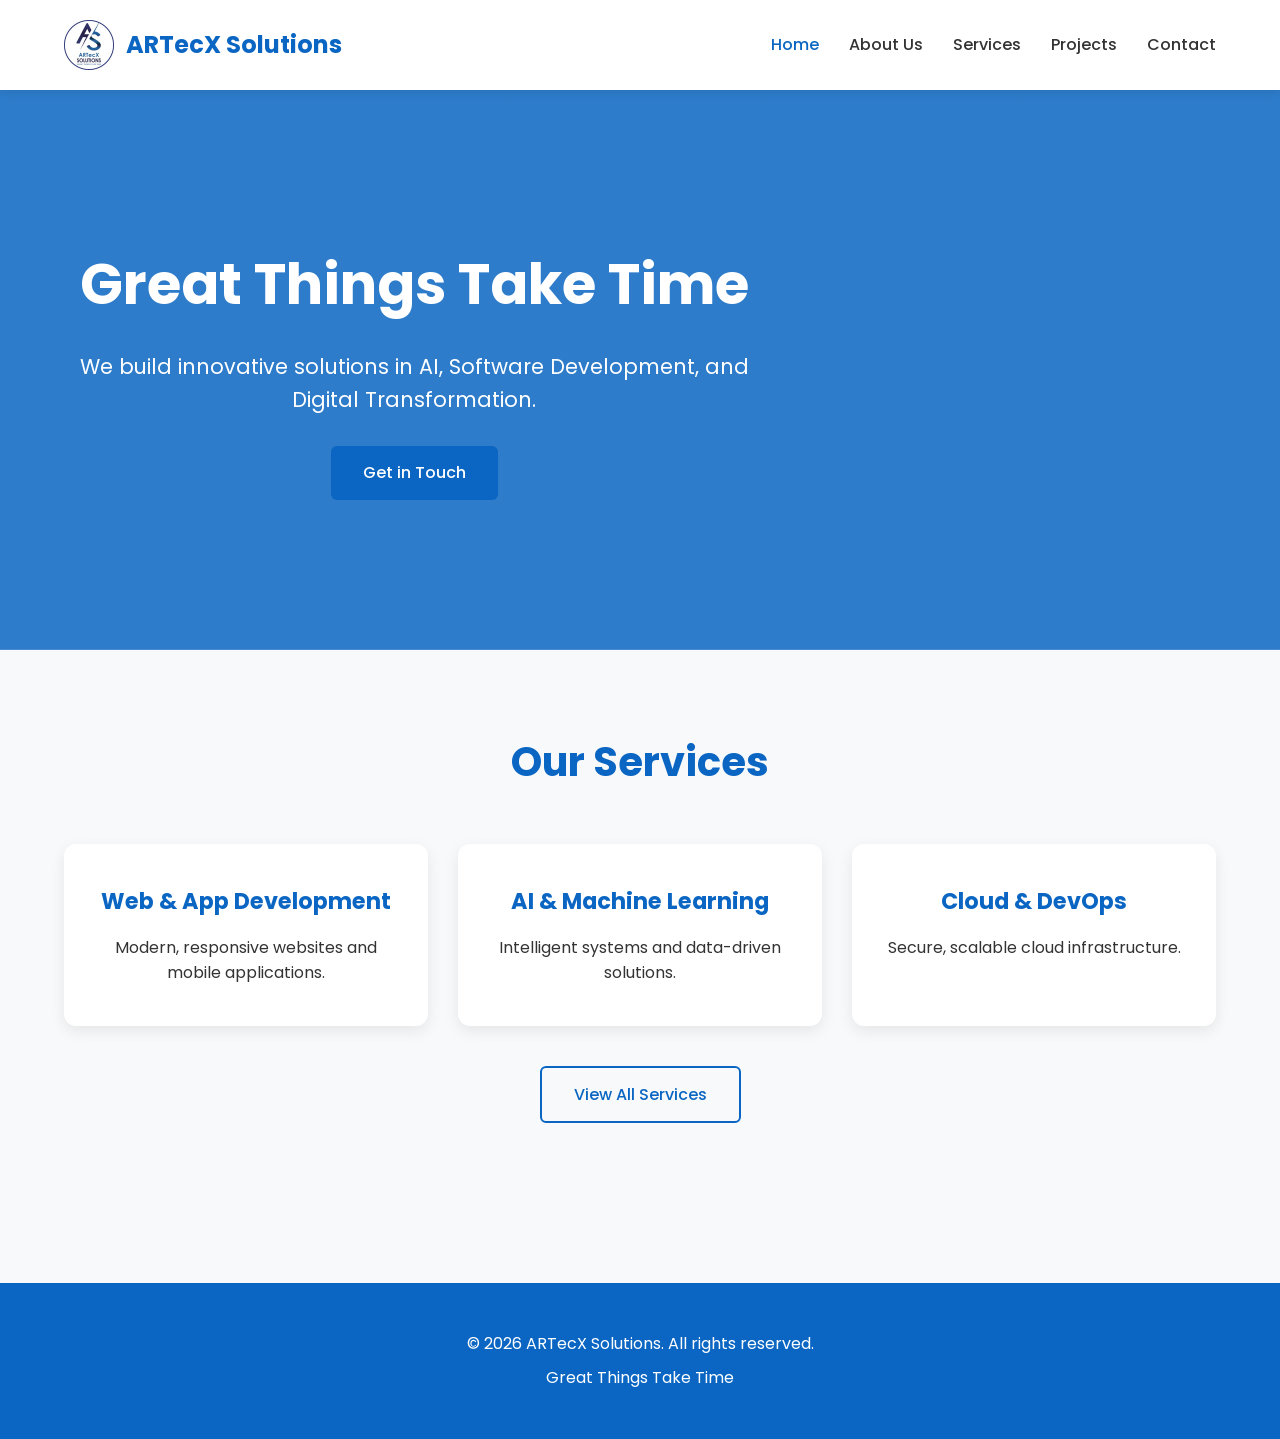
<file: index.html>
<!DOCTYPE html>
<html lang="en">
<head>
    <meta charset="UTF-8">
    <meta name="viewport" content="width=device-width, initial-scale=1.0">
    <title>ARTecX Solutions - Great Things Take Time</title>
    <link rel="stylesheet" href="css/style.css">
    <link href="https://fonts.googleapis.com/css2?family=Poppins:wght@300;400;500;600;700&display=swap" rel="stylesheet">
</head>
<body>

    <!-- Navigation Bar -->
    <header>
        <nav class="navbar">
            <div class="logo">
                <img src="images/logo.jpeg" alt="ARTecX Solutions Logo">
                <span>ARTecX Solutions</span>
            </div>
            <ul class="nav-links">
                <li><a href="index.html" class="active">Home</a></li>
                <li><a href="about.html">About Us</a></li>
                <li><a href="services.html">Services</a></li>
                <li><a href="projects.html">Projects</a></li>
                <li><a href="contact.html">Contact</a></li>
            </ul>
        </nav>
    </header>

    <!-- Hero Section -->
    <section class="hero">
        <div class="hero-content">
            <h1>Great Things Take Time</h1>
            <p>We build innovative solutions in AI, Software Development, and Digital Transformation.</p>
            <a href="contact.html" class="btn">Get in Touch</a>
        </div>
    </section>

    <!-- Quick Services Preview -->
    <section class="services-preview">
        <h2>Our Services</h2>
        <div class="service-cards">
            <div class="card">
                <h3>Web & App Development</h3>
                <p>Modern, responsive websites and mobile applications.</p>
            </div>
            <div class="card">
                <h3>AI & Machine Learning</h3>
                <p>Intelligent systems and data-driven solutions.</p>
            </div>
            <div class="card">
                <h3>Cloud & DevOps</h3>
                <p>Secure, scalable cloud infrastructure.</p>
            </div>
        </div>
        <a href="services.html" class="btn secondary">View All Services</a>
    </section>

    <!-- Footer -->
    <footer>
        <p>&copy; 2026 ARTecX Solutions. All rights reserved.</p>
        <p>Great Things Take Time</p>
    </footer>

</body>
</html>
</file>
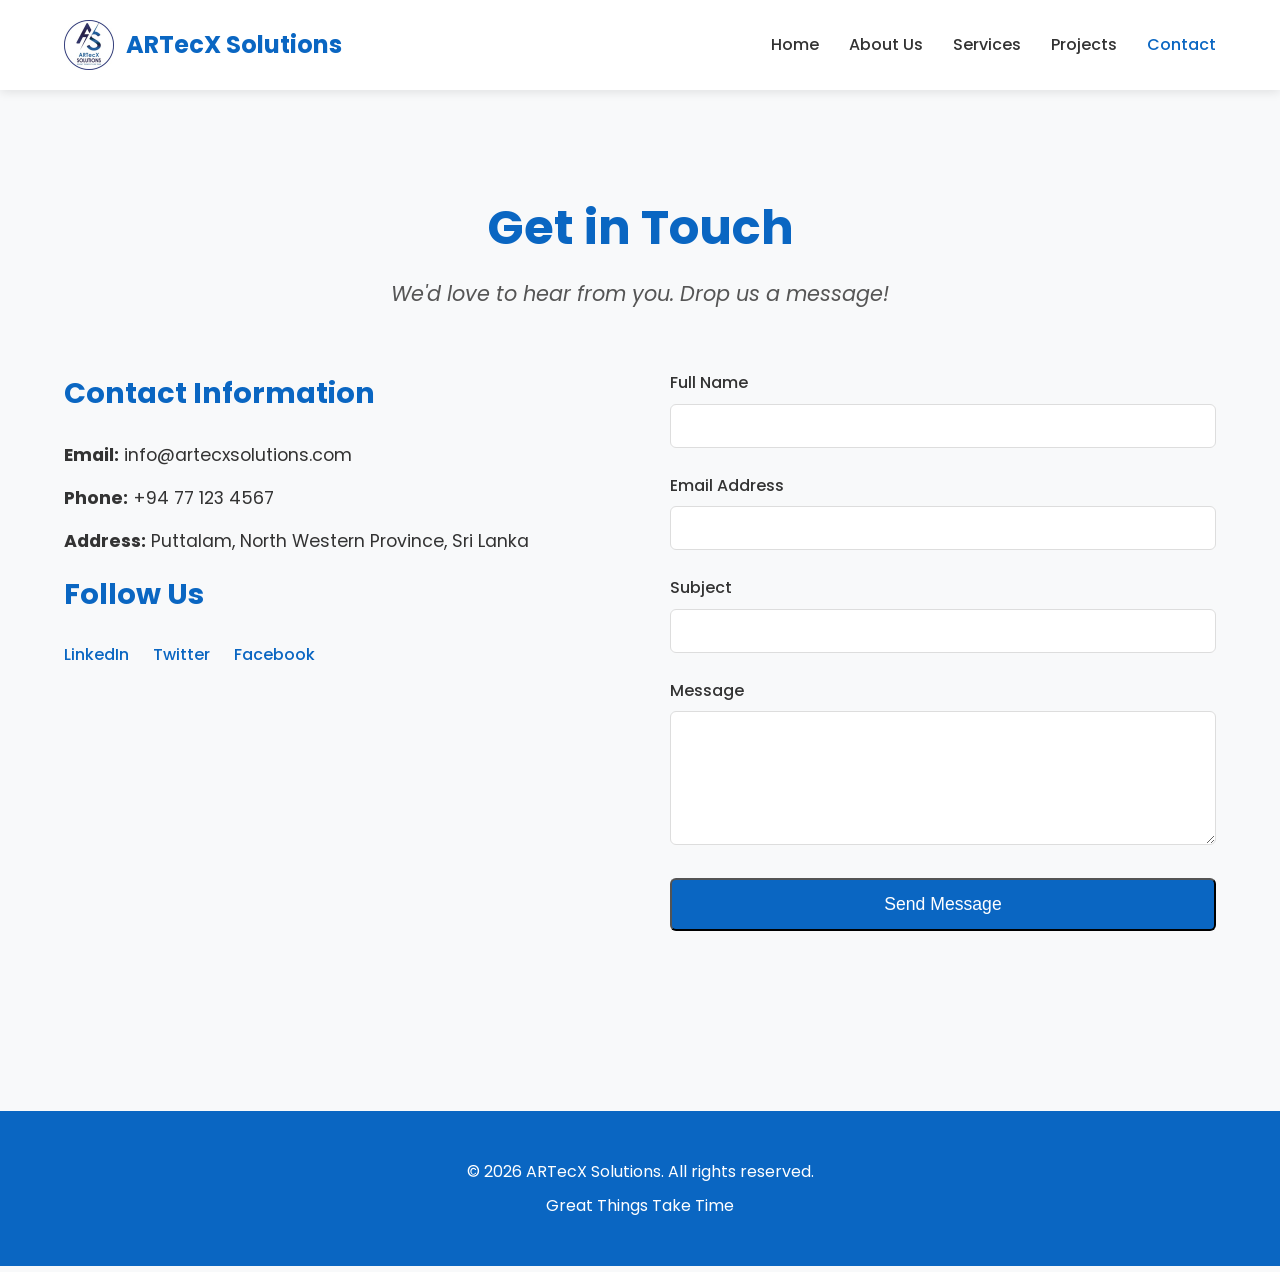
<file: contact.html>
<!DOCTYPE html>
<html lang="en">
<head>
    <meta charset="UTF-8">
    <meta name="viewport" content="width=device-width, initial-scale=1.0">
    <title>Contact Us - ARTecX Solutions</title>
    <link rel="stylesheet" href="css/style.css">
    <link href="https://fonts.googleapis.com/css2?family=Poppins:wght@300;400;500;600;700&display=swap" rel="stylesheet">
</head>
<body>

    <!-- Navigation Bar -->
    <header>
        <nav class="navbar">
            <div class="logo">
                <img src="images/logo.jpeg" alt="ARTecX Solutions Logo">
                <span>ARTecX Solutions</span>
            </div>
            <ul class="nav-links">
                <li><a href="index.html">Home</a></li>
                <li><a href="about.html">About Us</a></li>
                <li><a href="services.html">Services</a></li>
                <li><a href="projects.html">Projects</a></li>
                <li><a href="contact.html" class="active">Contact</a></li>
            </ul>
        </nav>
    </header>

    <!-- Contact Section -->
    <section class="contact">
        <div class="container">
            <h1>Get in Touch</h1>
            <p class="tagline">We'd love to hear from you. Drop us a message!</p>
            
            <div class="contact-content">
                <div class="contact-info">
                    <h2>Contact Information</h2>
                    <ul>
                        <li><strong>Email:</strong> info@artecxsolutions.com</li>
                        <li><strong>Phone:</strong> +94 77 123 4567</li>
                        <li><strong>Address:</strong> Puttalam, North Western Province, Sri Lanka</li>
                    </ul>
                    
                    <h2>Follow Us</h2>
                    <div class="social-links">
                        <a href="#">LinkedIn</a>
                        <a href="#">Twitter</a>
                        <a href="#">Facebook</a>
                    </div>
                </div>
                
                <div class="contact-form">
                    <form id="contactForm">
                        <div class="form-group">
                            <label for="name">Full Name</label>
                            <input type="text" id="name" name="name" required>
                        </div>
                        
                        <div class="form-group">
                            <label for="email">Email Address</label>
                            <input type="email" id="email" name="email" required>
                        </div>
                        
                        <div class="form-group">
                            <label for="subject">Subject</label>
                            <input type="text" id="subject" name="subject" required>
                        </div>
                        
                        <div class="form-group">
                            <label for="message">Message</label>
                            <textarea id="message" name="message" rows="6" required></textarea>
                        </div>
                        
                        <button type="submit" class="btn">Send Message</button>
                    </form>
                </div>
            </div>
        </div>
    </section>

    <!-- Footer -->
    <footer>
        <p>&copy; 2026 ARTecX Solutions. All rights reserved.</p>
        <p>Great Things Take Time</p>
    </footer>

    <script src="js/script.js"></script>
</body>
</html>
</file>
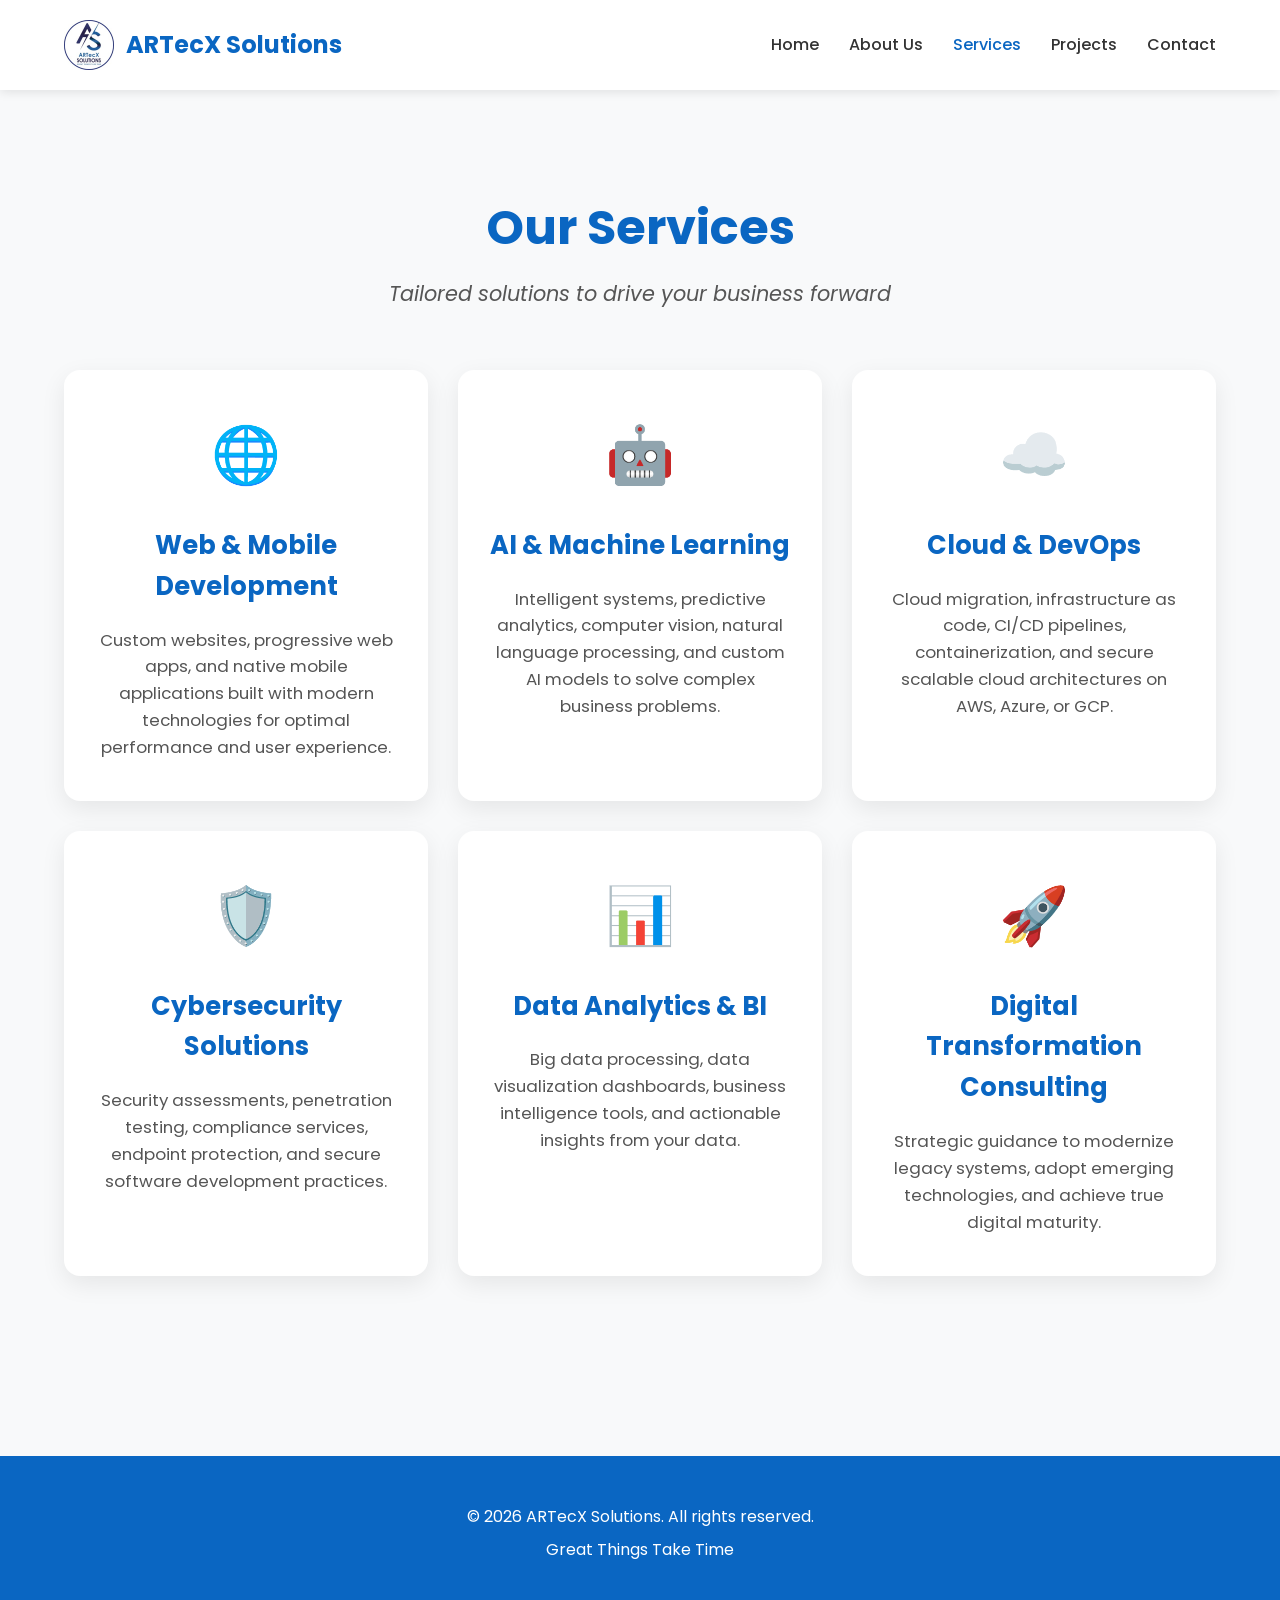
<file: services.html>
<!DOCTYPE html>
<html lang="en">
<head>
    <meta charset="UTF-8">
    <meta name="viewport" content="width=device-width, initial-scale=1.0">
    <title>Our Services - ARTecX Solutions</title>
    <link rel="stylesheet" href="css/style.css">
    <link href="https://fonts.googleapis.com/css2?family=Poppins:wght@300;400;500;600;700&display=swap" rel="stylesheet">
</head>
<body>

    <!-- Navigation Bar -->
    <header>
        <nav class="navbar">
            <div class="logo">
                <img src="images/logo.jpeg" alt="ARTecX Solutions Logo">
                <span>ARTecX Solutions</span>
            </div>
            <ul class="nav-links">
                <li><a href="index.html">Home</a></li>
                <li><a href="about.html">About Us</a></li>
                <li><a href="services.html" class="active">Services</a></li>
                <li><a href="projects.html">Projects</a></li>
                <li><a href="contact.html">Contact</a></li>
            </ul>
        </nav>
    </header>

    <!-- Services Section -->
    <section class="services">
        <div class="container">
            <h1>Our Services</h1>
            <p class="tagline">Tailored solutions to drive your business forward</p>
            
            <div class="services-grid">
                <div class="service-card">
                    <div class="service-icon">🌐</div>
                    <h3>Web & Mobile Development</h3>
                    <p>Custom websites, progressive web apps, and native mobile applications built with modern technologies for optimal performance and user experience.</p>
                </div>
                
                <div class="service-card">
                    <div class="service-icon">🤖</div>
                    <h3>AI & Machine Learning</h3>
                    <p>Intelligent systems, predictive analytics, computer vision, natural language processing, and custom AI models to solve complex business problems.</p>
                </div>
                
                <div class="service-card">
                    <div class="service-icon">☁️</div>
                    <h3>Cloud & DevOps</h3>
                    <p>Cloud migration, infrastructure as code, CI/CD pipelines, containerization, and secure scalable cloud architectures on AWS, Azure, or GCP.</p>
                </div>
                
                <div class="service-card">
                    <div class="service-icon">🛡️</div>
                    <h3>Cybersecurity Solutions</h3>
                    <p>Security assessments, penetration testing, compliance services, endpoint protection, and secure software development practices.</p>
                </div>
                
                <div class="service-card">
                    <div class="service-icon">📊</div>
                    <h3>Data Analytics & BI</h3>
                    <p>Big data processing, data visualization dashboards, business intelligence tools, and actionable insights from your data.</p>
                </div>
                
                <div class="service-card">
                    <div class="service-icon">🚀</div>
                    <h3>Digital Transformation Consulting</h3>
                    <p>Strategic guidance to modernize legacy systems, adopt emerging technologies, and achieve true digital maturity.</p>
                </div>
            </div>
        </div>
    </section>

    <!-- Footer -->
    <footer>
        <p>&copy; 2026 ARTecX Solutions. All rights reserved.</p>
        <p>Great Things Take Time</p>
    </footer>

</body>
</html>
</file>
<file: css/style.css>
* {
    margin: 0;
    padding: 0;
    box-sizing: border-box;
}

body {
    font-family: 'Poppins', sans-serif;
    line-height: 1.6;
    color: #333;
    background-color: #f8f9fa;
}

.navbar {
    display: flex;
    justify-content: space-between;
    align-items: center;
    padding: 20px 5%;
    background-color: #fff;
    box-shadow: 0 2px 10px rgba(0,0,0,0.1);
    position: sticky;
    top: 0;
    z-index: 100;
}

.logo {
    display: flex;
    align-items: center;
    gap: 12px;
}

.logo img {
    height: 50px;
    width: auto;
}

.logo span {
    font-size: 1.5rem;
    font-weight: 700;
    color: #0a66c2;
}

.nav-links {
    list-style: none;
    display: flex;
    gap: 30px;
}

.nav-links a {
    text-decoration: none;
    color: #333;
    font-weight: 500;
    transition: color 0.3s;
}

.nav-links a:hover,
.nav-links a.active {
    color: #0a66c2;
}

.hero {
    background: linear-gradient(rgba(10, 102, 194, 0.85), rgba(10, 102, 194, 0.85)), 
                url('https://images.unsplash.com/photo-1555066931-4365d14bab8c?ixlib=rb-4.0.3&auto=format&fit=crop&w=1920&q=80');
    background-size: cover;
    background-position: center;
    color: white;
    text-align: center;
    padding: 150px 5%;
    min-height: 60vh;
    display: flex;
    align-items: center;
}

.hero h1 {
    font-size: 3.5rem;
    margin-bottom: 20px;
}

.hero p {
    font-size: 1.3rem;
    margin-bottom: 30px;
    max-width: 700px;
    margin-left: auto;
    margin-right: auto;
}

.btn {
    display: inline-block;
    padding: 14px 32px;
    background-color: #0a66c2;
    color: white;
    text-decoration: none;
    border-radius: 6px;
    font-weight: 500;
    transition: background 0.3s;
}

.btn:hover {
    background-color: #084d99;
}

.btn.secondary {
    background-color: transparent;
    border: 2px solid #0a66c2;
    color: #0a66c2;
}

.btn.secondary:hover {
    background-color: #0a66c2;
    color: white;
}

.services-preview {
    padding: 80px 5%;
    text-align: center;
}

.services-preview h2 {
    font-size: 2.5rem;
    margin-bottom: 50px;
    color: #0a66c2;
}

.service-cards {
    display: grid;
    grid-template-columns: repeat(auto-fit, minmax(280px, 1fr));
    gap: 30px;
    margin-bottom: 40px;
}

.card {
    background: white;
    padding: 40px 25px;
    border-radius: 12px;
    box-shadow: 0 5px 15px rgba(0,0,0,0.08);
    transition: transform 0.3s;
}

.card:hover {
    transform: translateY(-10px);
}

.card h3 {
    font-size: 1.4rem;
    margin-bottom: 15px;
    color: #0a66c2;
}

footer {
    background-color: #0a66c2;
    color: white;
    text-align: center;
    padding: 40px 5%;
    margin-top: 80px;
}

footer p {
    margin: 8px 0;
}
/* About Page Styles */
.about {
    padding: 100px 5%;
    background-color: #fff;
    text-align: center;
}

.container {
    max-width: 1200px;
    margin: 0 auto;
}

.about h1 {
    font-size: 3rem;
    color: #0a66c2;
    margin-bottom: 10px;
}

.tagline {
    font-size: 1.4rem;
    color: #555;
    margin-bottom: 60px;
    font-style: italic;
}

.about-content {
    display: flex;
    flex-wrap: wrap;
    gap: 60px;
    justify-content: center;
    align-items: center;
}

.about-text {
    flex: 1;
    min-width: 300px;
    text-align: left;
}

.about-text h2 {
    font-size: 2rem;
    color: #0a66c2;
    margin: 40px 0 20px;
}

.about-text ul {
    list-style: none;
    padding-left: 0;
}

.about-text ul li {
    margin: 15px 0;
    font-size: 1.1rem;
    position: relative;
    padding-left: 30px;
}

.about-text ul li::before {
    content: "✓";
    color: #0a66c2;
    position: absolute;
    left: 0;
    font-weight: bold;
}

.about-image {
    flex: 1;
    min-width: 300px;
}

.about-image img {
    width: 100%;
    border-radius: 12px;
    box-shadow: 0 10px 30px rgba(0,0,0,0.1);
}
/* Services Page Styles */
.services {
    padding: 100px 5%;
    background-color: #f8f9fa;
    text-align: center;
}

.services h1 {
    font-size: 3rem;
    color: #0a66c2;
    margin-bottom: 10px;
}

.services .tagline {
    font-size: 1.3rem;
    color: #555;
    margin-bottom: 60px;
}

.services-grid {
    display: grid;
    grid-template-columns: repeat(auto-fit, minmax(320px, 1fr));
    gap: 30px;
    max-width: 1400px;
    margin: 0 auto;
}

.service-card {
    background: white;
    padding: 40px 30px;
    border-radius: 16px;
    box-shadow: 0 8px 25px rgba(0,0,0,0.08);
    transition: all 0.3s ease;
    text-align: center;
}

.service-card:hover {
    transform: translateY(-12px);
    box-shadow: 0 15px 35px rgba(10, 102, 194, 0.15);
}

.service-icon {
    font-size: 3.5rem;
    margin-bottom: 25px;
    color: #0a66c2;
}

.service-card h3 {
    font-size: 1.6rem;
    color: #0a66c2;
    margin-bottom: 20px;
}

.service-card p {
    color: #555;
    font-size: 1.05rem;
}
/* Projects Page Styles */
.projects {
    padding: 100px 5%;
    background-color: #fff;
    text-align: center;
}

.projects h1 {
    font-size: 3rem;
    color: #0a66c2;
    margin-bottom: 10px;
}

.projects .tagline {
    font-size: 1.3rem;
    color: #555;
    margin-bottom: 60px;
}

.projects-grid {
    display: grid;
    grid-template-columns: repeat(auto-fit, minmax(340px, 1fr));
    gap: 35px;
    max-width: 1400px;
    margin: 0 auto;
}

.project-card {
    background: white;
    border-radius: 16px;
    overflow: hidden;
    box-shadow: 0 8px 25px rgba(0,0,0,0.08);
    transition: all 0.3s ease;
}

.project-card:hover {
    transform: translateY(-12px);
    box-shadow: 0 15px 40px rgba(10, 102, 194, 0.18);
}

.project-card img {
    width: 100%;
    height: 220px;
    object-fit: cover;
}

.project-info {
    padding: 25px;
    text-align: left;
}

.project-info h3 {
    font-size: 1.5rem;
    color: #0a66c2;
    margin-bottom: 12px;
}

.project-info p {
    color: #555;
    margin-bottom: 15px;
    font-size: 1.05rem;
}

.tech {
    display: inline-block;
    background: #e6f0ff;
    color: #0a66c2;
    padding: 6px 14px;
    border-radius: 20px;
    font-size: 0.9rem;
    font-weight: 500;
}
/* Contact Page Styles */
.contact {
    padding: 100px 5%;
    background-color: #f8f9fa;
}

.contact h1 {
    font-size: 3rem;
    color: #0a66c2;
    text-align: center;
    margin-bottom: 10px;
}

.contact .tagline {
    text-align: center;
    font-size: 1.3rem;
    color: #555;
    margin-bottom: 60px;
}

.contact-content {
    display: flex;
    flex-wrap: wrap;
    gap: 60px;
    max-width: 1200px;
    margin: 0 auto;
}

.contact-info, .contact-form {
    flex: 1;
    min-width: 300px;
}

.contact-info h2 {
    font-size: 1.8rem;
    color: #0a66c2;
    margin-bottom: 25px;
}

.contact-info ul {
    list-style: none;
    padding: 0;
}

.contact-info li {
    margin: 15px 0;
    font-size: 1.1rem;
}

.social-links a {
    display: inline-block;
    margin-right: 20px;
    color: #0a66c2;
    text-decoration: none;
    font-weight: 500;
}

.social-links a:hover {
    text-decoration: underline;
}

.form-group {
    margin-bottom: 25px;
}

.form-group label {
    display: block;
    margin-bottom: 8px;
    font-weight: 500;
    color: #333;
}

.form-group input,
.form-group textarea {
    width: 100%;
    padding: 12px 15px;
    border: 1px solid #ddd;
    border-radius: 6px;
    font-size: 1rem;
    transition: border 0.3s;
}

.form-group input:focus,
.form-group textarea:focus {
    outline: none;
    border-color: #0a66c2;
    box-shadow: 0 0 0 3px rgba(10, 102, 194, 0.1);
}

.btn[type="submit"] {
    width: 100%;
    padding: 14px;
    font-size: 1.1rem;
}
</file>
